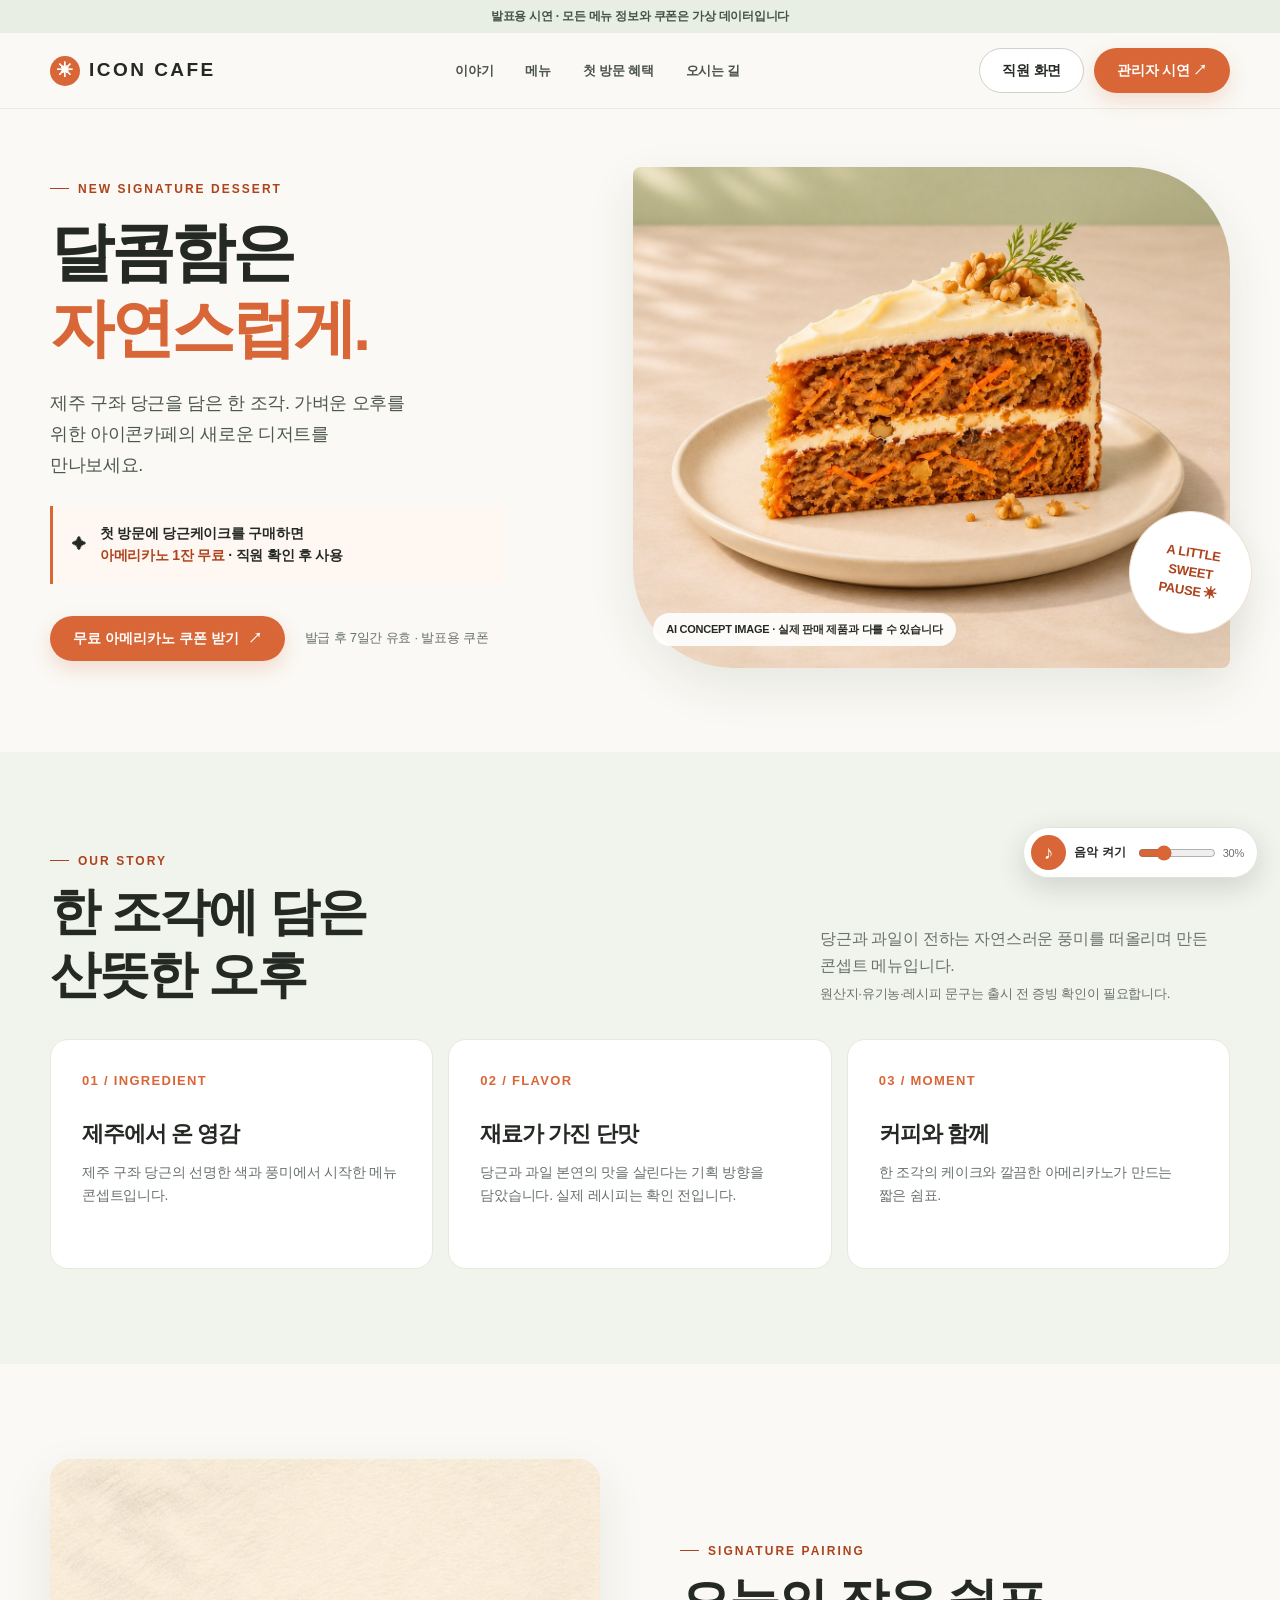
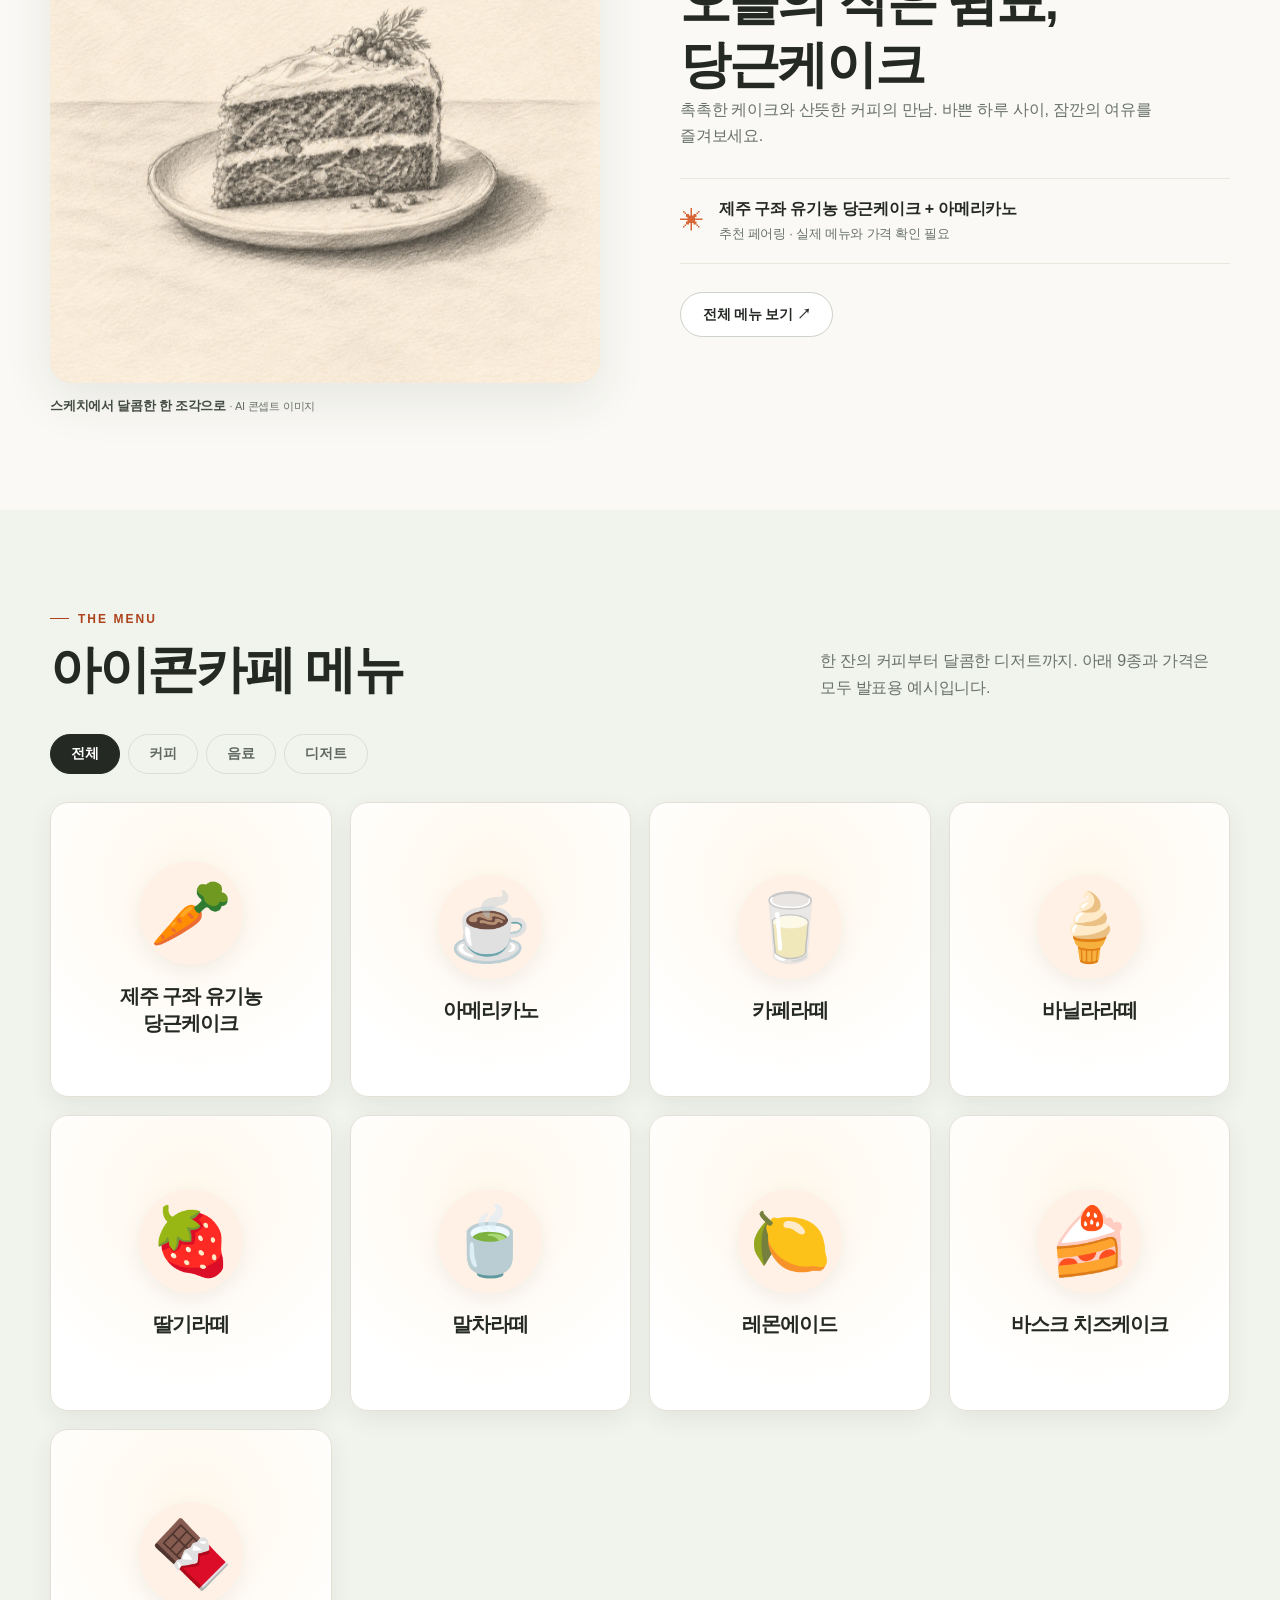
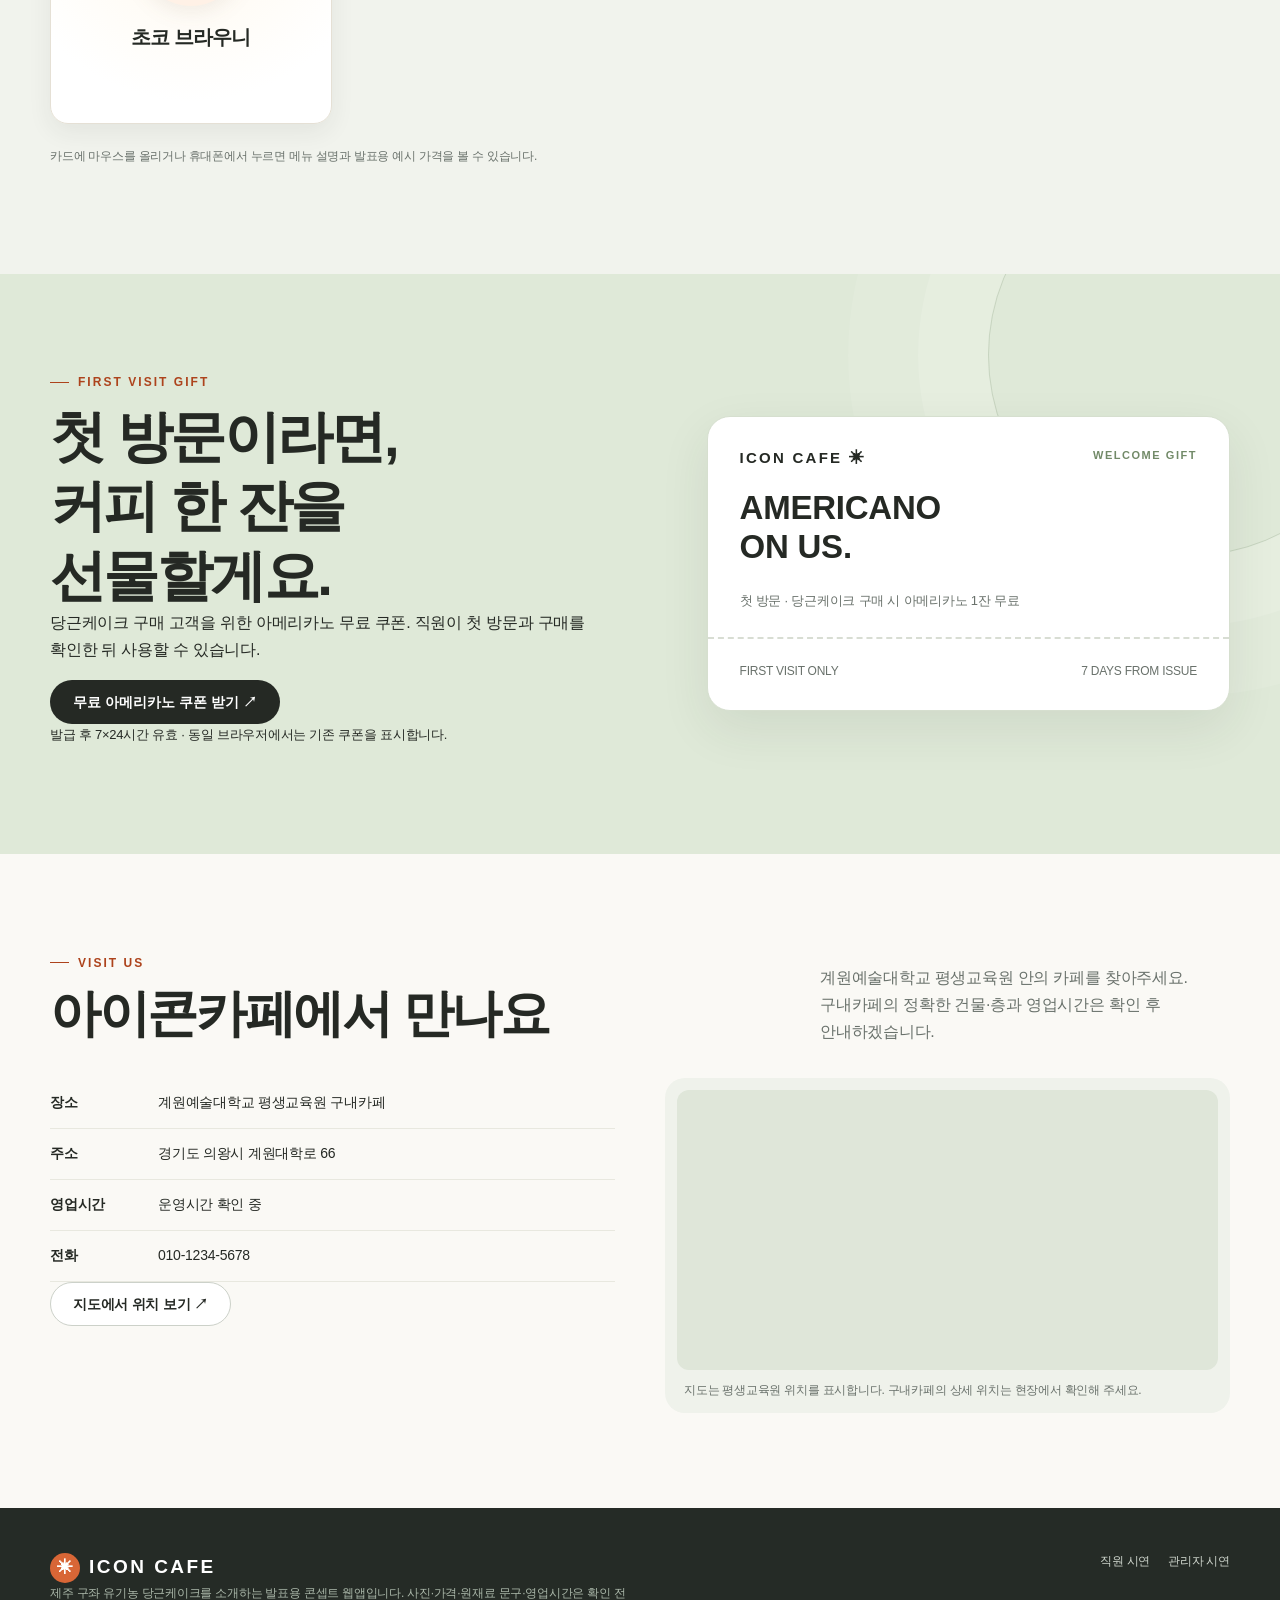
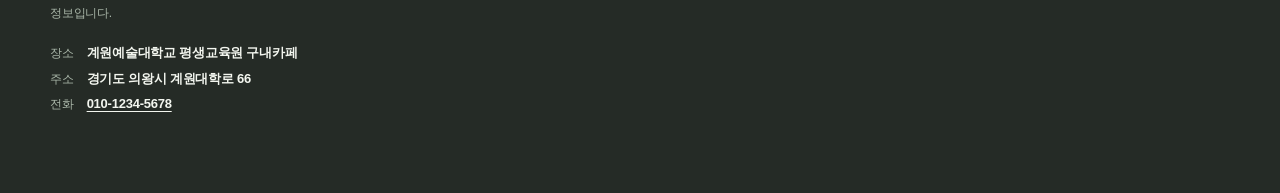
<file: index.html>
<!doctype html>
<html lang="ko">
<head>
  <meta charset="utf-8">
  <meta name="viewport" content="width=device-width, initial-scale=1, viewport-fit=cover">
  <meta name="theme-color" content="#faf9f5">
  <meta name="description" content="ICON CAFE 신메뉴와 첫 방문 쿠폰을 소개하는 발표용 시연 웹앱">
  <meta property="og:type" content="website">
  <meta property="og:locale" content="ko_KR">
  <meta property="og:site_name" content="ICON CAFE">
  <meta property="og:title" content="ICON CAFE · 달콤함은 자연스럽게">
  <meta property="og:description" content="제주 구좌 당근케이크와 첫 방문 혜택을 소개하는 아이콘카페 발표용 시연 웹앱">
  <meta property="og:image" content="https://raw.githubusercontent.com/zinogromit/8-project/main/assets/og-card.png?v=2">
  <meta property="og:image:secure_url" content="https://raw.githubusercontent.com/zinogromit/8-project/main/assets/og-card.png?v=2">
  <meta property="og:image:type" content="image/png">
  <meta property="og:image:width" content="1200">
  <meta property="og:image:height" content="630">
  <meta property="og:image:alt" content="ICON CAFE 당근케이크와 달콤함은 자연스럽게 문구">
  <meta name="twitter:card" content="summary_large_image">
  <meta name="twitter:title" content="ICON CAFE · 달콤함은 자연스럽게">
  <meta name="twitter:description" content="당근케이크 신메뉴와 첫 방문 혜택 · 발표용 시연">
  <meta name="twitter:image" content="https://raw.githubusercontent.com/zinogromit/8-project/main/assets/og-card.png?v=2">
  <title>ICON CAFE · 달콤함은 자연스럽게</title>
  <link rel="icon" type="image/svg+xml" href="./assets/favicon.svg">
  <link rel="stylesheet" href="./styles.css">
  <script defer src="./assets/jsbarcode.min.js"></script>
  <script defer src="./app.js"></script>
  <script defer src="./bgm.js"></script>
</head>
<body data-page="home">
  <div id="app"></div>
  <audio id="site-bgm" src="./assets/bakery_cafe_bgm.mp3" preload="auto" loop></audio>
  <div class="bgm-player" aria-label="배경음악 조절">
    <button id="bgm-toggle" class="bgm-toggle" type="button" aria-label="배경음악 재생" aria-pressed="false"><span class="bgm-icon" aria-hidden="true">♪</span><span id="bgm-toggle-text">음악 켜기</span></button>
    <label class="bgm-volume" for="bgm-volume"><span class="sr-only">배경음악 볼륨</span><input id="bgm-volume" type="range" min="0" max="100" value="30" aria-label="배경음악 볼륨"><output id="bgm-volume-value" for="bgm-volume">30%</output></label>
  </div>
</body>
</html>
</file>
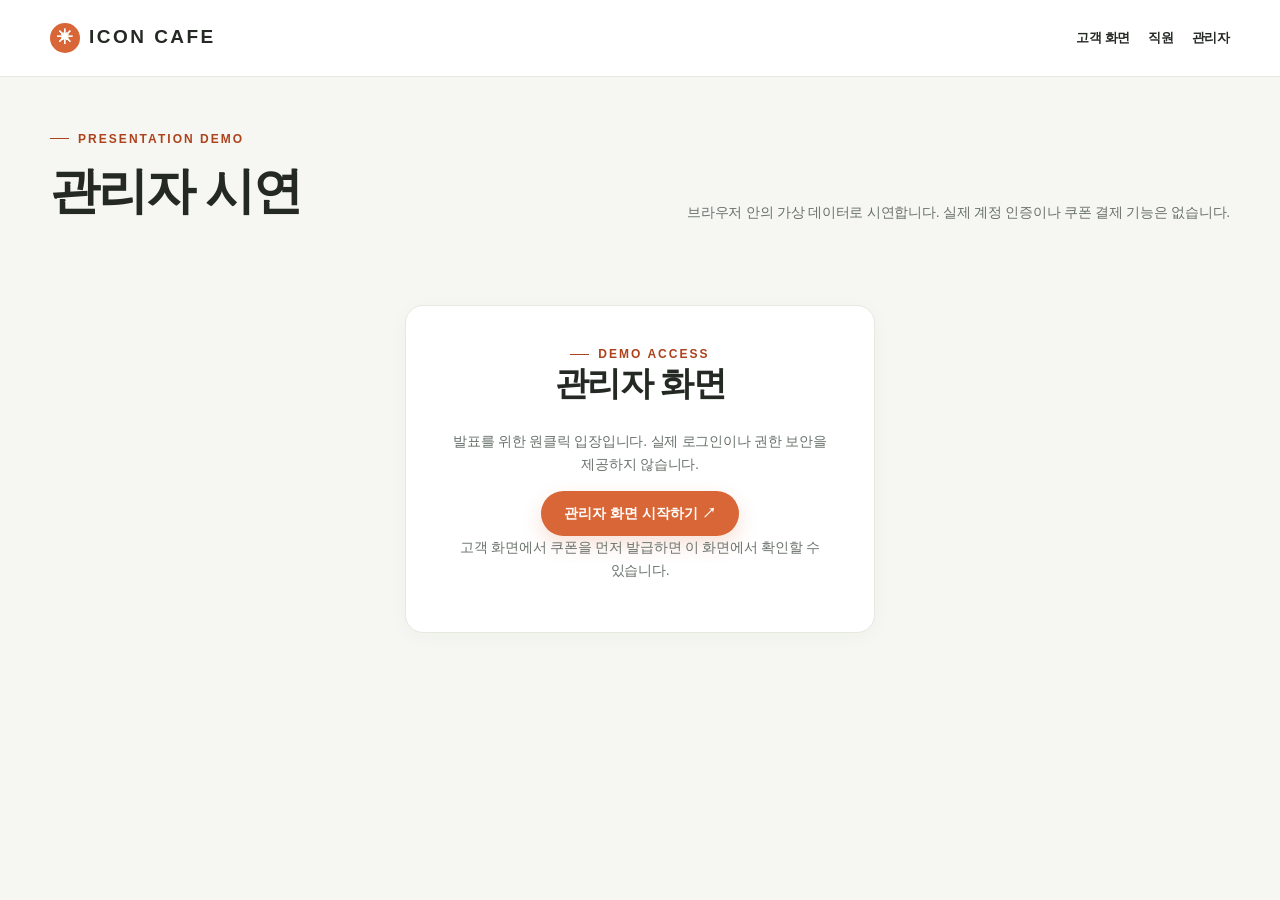
<file: admin/index.html>
<!doctype html>
<html lang="ko">
<head>
  <meta charset="utf-8">
  <meta name="viewport" content="width=device-width, initial-scale=1, viewport-fit=cover">
  <meta name="theme-color" content="#faf9f5">
  <title>관리자 시연 · ICON CAFE</title>
  <link rel="icon" type="image/svg+xml" href="../assets/favicon.svg">
  <link rel="stylesheet" href="../styles.css">
  <script defer src="../assets/jsbarcode.min.js"></script>
  <script defer src="../app.js"></script>
</head>
<body data-page="admin">
  <div id="app"></div>
</body>
</html>
</file>
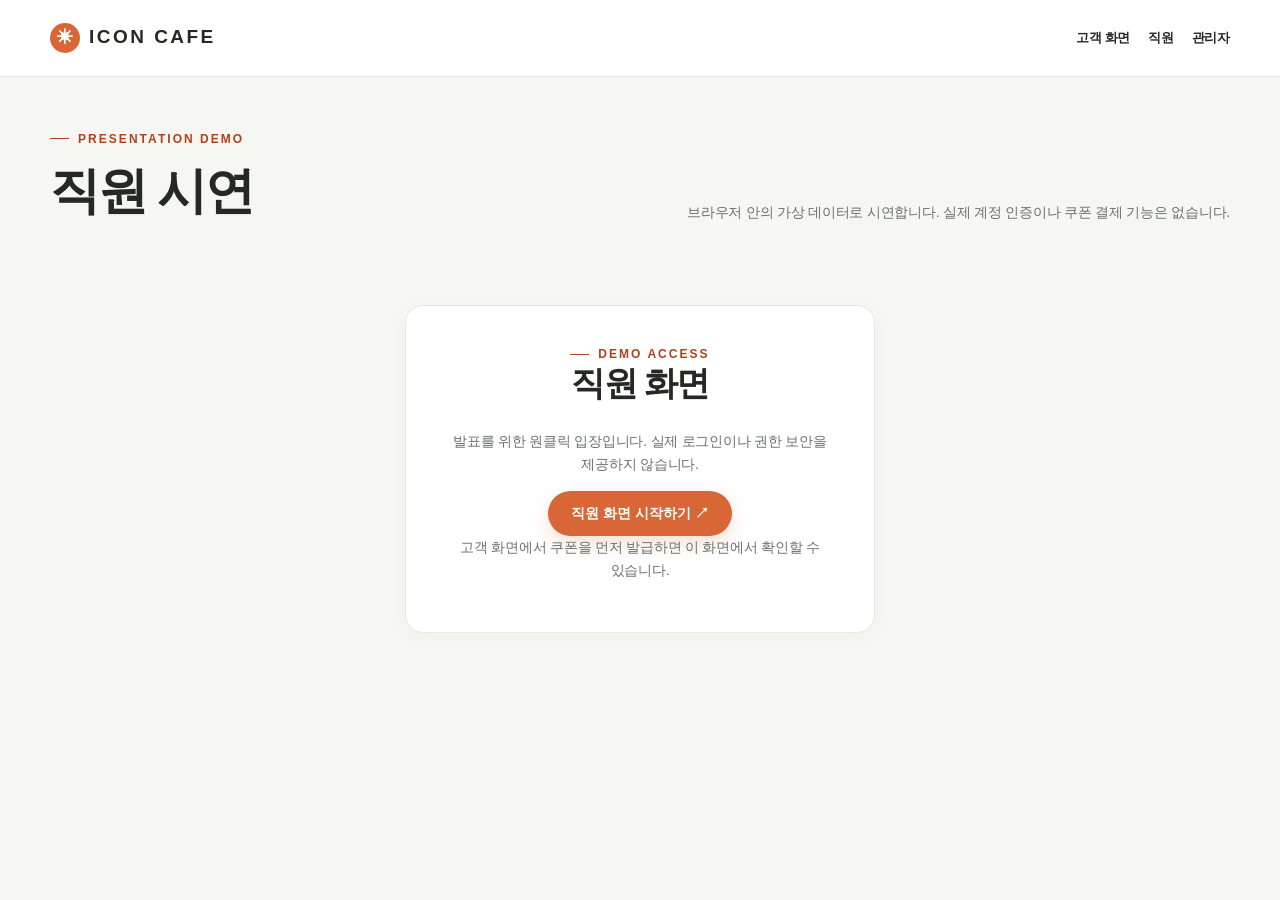
<file: staff/index.html>
<!doctype html>
<html lang="ko">
<head>
  <meta charset="utf-8">
  <meta name="viewport" content="width=device-width, initial-scale=1, viewport-fit=cover">
  <meta name="theme-color" content="#faf9f5">
  <title>직원 시연 · ICON CAFE</title>
  <link rel="icon" type="image/svg+xml" href="../assets/favicon.svg">
  <link rel="stylesheet" href="../styles.css">
  <script defer src="../assets/jsbarcode.min.js"></script>
  <script defer src="../app.js"></script>
</head>
<body data-page="staff">
  <div id="app"></div>
</body>
</html>
</file>
<file: styles.css>
:root{--bg:#faf9f5;--surface:#fff;--ink:#252924;--muted:#69716b;--line:#e8e8df;--orange:#d86636;--orange-dark:#ad431c;--sage:#eaf0e5;--sage-deep:#728a68;--shadow:0 18px 50px rgba(46,53,40,.09);font-family:'Noto Sans KR','Malgun Gothic','Segoe UI',sans-serif;color:var(--ink);background:var(--bg)}
*{box-sizing:border-box}html{scroll-behavior:smooth}body{margin:0;min-width:320px}button,input,select,textarea{font:inherit}button{cursor:pointer}a{color:inherit;text-decoration:none}img{max-width:100%;display:block}button:focus-visible,a:focus-visible,input:focus-visible,textarea:focus-visible,select:focus-visible{outline:3px solid #f2a369;outline-offset:3px}h1,h2,h3,p{margin-top:0}h1,h2,h3{letter-spacing:-.055em}p{line-height:1.75}.container{width:min(1180px,calc(100% - 48px));margin:auto}.eyebrow{display:inline-flex;align-items:center;gap:9px;font-size:12px;letter-spacing:.17em;font-weight:800;color:var(--orange-dark);text-transform:uppercase}.eyebrow:before{content:'';width:19px;height:1px;background:currentColor}.muted{color:var(--muted)}.small{font-size:13px}.demo-strip{padding:8px 20px;background:#e9eee5;text-align:center;font-size:12px;color:#415444;font-weight:700}.site-header{height:76px;background:rgba(250,249,245,.94);border-bottom:1px solid rgba(232,232,223,.8);position:sticky;top:0;z-index:40;backdrop-filter:blur(12px)}.header-inner{height:100%;display:flex;align-items:center;justify-content:space-between;gap:30px}.brand{font-weight:800;letter-spacing:.13em;font-size:19px;white-space:nowrap}.brand-mark{display:inline-flex;align-items:center;justify-content:center;background:var(--orange);color:white;width:30px;height:30px;border-radius:50%;font-size:16px;letter-spacing:0;margin-right:9px}.nav{display:flex;align-items:center;gap:32px;font-size:13px;font-weight:700;color:#4b534d}.nav a:hover{color:var(--orange)}.header-actions{display:flex;align-items:center;gap:10px}.btn{display:inline-flex;align-items:center;justify-content:center;gap:9px;border:1px solid transparent;border-radius:999px;padding:13px 22px;font-weight:800;font-size:14px;line-height:1.2;transition:transform .2s,background .2s,box-shadow .2s;white-space:nowrap}.btn:hover:not(:disabled){transform:translateY(-2px)}.btn:disabled{opacity:.48;cursor:not-allowed}.btn-primary{background:var(--orange);color:#fff;box-shadow:0 8px 20px rgba(216,102,54,.2)}.btn-primary:hover:not(:disabled){background:var(--orange-dark)}.btn-dark{background:var(--ink);color:white}.btn-outline{border-color:#ccd1c9;background:white;color:var(--ink)}.btn-quiet{background:transparent;color:var(--ink);padding-left:7px;padding-right:7px}.btn-danger{background:#a63b2d;color:white}.hero{padding:58px 0 84px;overflow:hidden}.hero-grid{display:grid;grid-template-columns:.82fr 1.18fr;align-items:center;gap:54px}.hero-copy{position:relative;z-index:1}.hero h1{font-size:clamp(44px,5.4vw,76px);line-height:1.13;margin:20px 0 22px;font-weight:800}.hero h1 em{font-style:normal;color:var(--orange)}.hero-lead{font-size:18px;line-height:1.85;max-width:500px;color:#4e584e}.hero-benefit{display:flex;align-items:center;gap:14px;margin:25px 0 32px;padding:17px 19px;border-left:3px solid var(--orange);background:#fff7f1;max-width:455px;font-weight:700;font-size:14px;line-height:1.6}.hero-benefit strong{color:var(--orange-dark)}.hero-cta{display:flex;align-items:center;gap:20px;flex-wrap:wrap}.hero-visual{position:relative;min-width:0}.hero-visual img{width:100%;aspect-ratio:1.19;object-fit:cover;border-radius:8px 100px 8px 100px;box-shadow:var(--shadow)}.hero-badge{position:absolute;right:-22px;bottom:34px;width:123px;height:123px;border-radius:50%;background:#fff;color:var(--orange-dark);display:flex;align-items:center;justify-content:center;text-align:center;transform:rotate(9deg);font-weight:800;font-size:13px;line-height:1.45;box-shadow:var(--shadow);border:1px solid #f1e0d2}.hero-caption{position:absolute;left:20px;bottom:22px;background:rgba(255,255,255,.9);padding:9px 13px;border-radius:99px;font-size:11px;font-weight:700}.section{padding:95px 0}.section-alt{background:#f1f3ed}.section-head{display:flex;justify-content:space-between;align-items:end;gap:24px;margin-bottom:32px}.section h2{font-size:clamp(34px,4vw,54px);line-height:1.2;margin:13px 0 0}.section-head p{max-width:450px;margin:0;color:var(--muted)}.story-grid{display:grid;grid-template-columns:1fr 1fr 1fr;gap:15px}.story-card{background:white;border:1px solid var(--line);padding:31px;min-height:230px;border-radius:18px}.story-number{color:var(--orange);font-weight:800;font-size:13px;letter-spacing:.1em}.story-card h3{font-size:22px;margin:30px 0 12px}.story-card p{font-size:14px;color:var(--muted);margin:0}.signature{display:grid;grid-template-columns:1fr 1fr;gap:80px;align-items:center}.signature img{width:100%;aspect-ratio:1.05;object-fit:cover;border-radius:22px}.signature h2{font-size:clamp(34px,4vw,54px);line-height:1.2}.signature .pairing{display:flex;align-items:center;gap:15px;padding:18px 0;border-top:1px solid var(--line);border-bottom:1px solid var(--line);margin:28px 0}.pairing-dot{font-size:24px;color:var(--orange)}.menu-tabs{display:flex;gap:8px;flex-wrap:wrap;margin-bottom:28px}.tab{border:1px solid #dcded6;background:transparent;border-radius:100px;padding:10px 20px;color:#5f6861;font-size:14px;font-weight:800}.tab.active,.tab:hover{background:var(--ink);border-color:var(--ink);color:white}.menu-grid{display:grid;grid-template-columns:repeat(4,1fr);gap:18px}.menu-card{background:white;border:1px solid var(--line);border-radius:17px;overflow:hidden;transition:transform .2s,box-shadow .2s}.menu-card:hover{transform:translateY(-4px);box-shadow:var(--shadow)}.menu-image{position:relative;overflow:hidden;background:#eee}.menu-image img{width:100%;aspect-ratio:1.05;object-fit:cover}.menu-card-body{padding:20px}.menu-meta{font-size:11px;font-weight:800;color:var(--orange-dark);letter-spacing:.09em;margin-bottom:8px}.menu-card h3{font-size:18px;line-height:1.35;margin:0 0 7px}.menu-card p{font-size:12px;line-height:1.6;color:var(--muted);margin-bottom:16px;min-height:38px}.menu-price{font-size:15px;font-weight:800}.sold-out{position:absolute;top:12px;left:12px;background:#292d28;color:#fff;padding:6px 11px;border-radius:99px;font-size:11px;font-weight:800}.image-note{font-size:12px;color:var(--muted);margin-top:22px}.coupon-section{background:#dfe9d8;position:relative;overflow:hidden}.coupon-section:after{content:'';position:absolute;width:400px;height:400px;border:1px solid rgba(105,129,94,.2);border-radius:50%;right:-110px;top:-120px;box-shadow:0 0 0 70px rgba(255,255,255,.12),0 0 0 140px rgba(255,255,255,.08)}.coupon-grid{display:grid;grid-template-columns:1fr .9fr;gap:75px;align-items:center;position:relative;z-index:1}.coupon-section h2{font-size:clamp(37px,4.4vw,60px);line-height:1.2}.coupon-section p{max-width:540px}.coupon-ticket{background:#fff;border-radius:23px;padding:32px;box-shadow:var(--shadow);border:1px solid #d6dfcf}.ticket-top{display:flex;justify-content:space-between;align-items:start}.ticket-logo{font-size:15px;letter-spacing:.15em;font-weight:800}.ticket-label{font-size:11px;letter-spacing:.14em;font-weight:800;color:var(--sage-deep)}.ticket-title{font-size:33px;line-height:1.3;font-weight:800;margin:23px 0}.ticket-rule{border-top:2px dashed #d8ddd3;margin:25px -32px}.ticket-foot{display:flex;align-items:center;justify-content:space-between;gap:15px;font-size:12px;color:var(--muted)}.visit-grid{display:grid;grid-template-columns:1fr 1fr;gap:50px}.visit-box{background:#eff2eb;border-radius:20px;padding:35px;min-height:300px}.visit-placeholder{height:100%;display:flex;flex-direction:column;align-items:center;justify-content:center;text-align:center;border:1px dashed #bcc8b7;border-radius:12px;color:#758371}.visit-placeholder span{font-size:46px}.info-row{display:grid;grid-template-columns:92px 1fr;gap:16px;padding:16px 0;border-bottom:1px solid var(--line);font-size:14px}.info-row strong{font-weight:800}.example-pill,.status-pill{display:inline-block;border-radius:99px;padding:5px 10px;background:#fff0dc;color:#8b531b;font-size:11px;font-weight:800;vertical-align:middle}.status-pill.used{background:#e6eee2;color:#496344}.status-pill.expired{background:#f1e8e3;color:#895347}.footer{background:#252b26;color:#d0d7ce;padding:45px 0 80px}.footer-grid{display:flex;justify-content:space-between;gap:25px}.footer .brand{color:white}.footer p{font-size:12px;color:#aab7a9;max-width:630px}.footer a{font-size:12px;margin-left:20px}.sticky-cta{display:none}.modal-backdrop{position:fixed;inset:0;background:rgba(21,29,22,.55);z-index:80;display:flex;align-items:center;justify-content:center;padding:20px}.modal{width:min(510px,100%);max-height:calc(100vh - 40px);overflow-y:auto;background:white;border-radius:24px;padding:30px;box-shadow:0 25px 80px rgba(0,0,0,.2)}.modal-header{display:flex;align-items:start;justify-content:space-between;gap:15px}.modal h2{font-size:27px;margin:8px 0 10px}.icon-btn{border:0;background:#eef1ec;width:36px;height:36px;border-radius:50%;font-size:22px;line-height:1}.barcode-wrap{overflow:hidden;text-align:center;background:white;padding:12px 0}.barcode-wrap svg{max-width:100%;height:auto}.coupon-code{letter-spacing:.15em;font-weight:800;font-size:21px;text-align:center;word-break:break-all}.notice{padding:13px 15px;background:#f4f6f1;border-radius:10px;color:#566356;font-size:13px;line-height:1.6}.notice.warning{background:#fff2e8;color:#8b4a2c}.modal-data{display:grid;grid-template-columns:105px 1fr;gap:7px 12px;font-size:13px;margin:22px 0}.modal-data dt{color:var(--muted)}.modal-data dd{margin:0;font-weight:700}.app-shell{min-height:100vh;background:#f6f7f2}.app-top{background:white;border-bottom:1px solid var(--line)}.app-top-inner{display:flex;justify-content:space-between;align-items:center;height:76px}.app-top nav{display:flex;gap:18px;align-items:center;font-size:13px;font-weight:700}.app-main{padding:48px 0 90px}.app-title{display:flex;align-items:end;justify-content:space-between;gap:24px;margin-bottom:30px}.app-title h1{font-size:clamp(34px,4vw,50px);margin:12px 0 0}.app-title p{margin:0;color:var(--muted);font-size:14px}.panel{background:white;border:1px solid var(--line);border-radius:18px;padding:28px;box-shadow:0 4px 20px rgba(40,50,35,.03)}.panel h2{font-size:23px;margin-bottom:10px}.panel h3{font-size:17px;margin-bottom:12px}.panel + .panel{margin-top:18px}.staff-grid{display:grid;grid-template-columns:.9fr 1.1fr;gap:20px}.field{display:flex;flex-direction:column;gap:8px;margin:15px 0;font-size:13px;font-weight:800}.input{width:100%;border:1px solid #d6ddd3;background:#fff;border-radius:10px;padding:12px 13px;min-height:45px;color:var(--ink)}textarea.input{min-height:100px;resize:vertical}.field-hint{font-weight:400;color:var(--muted);font-size:12px}.form-row{display:grid;grid-template-columns:1fr 1fr;gap:13px}.form-actions{display:flex;flex-wrap:wrap;gap:10px;margin-top:18px}.camera-view{width:100%;aspect-ratio:4/3;object-fit:cover;background:#1e2520;border-radius:12px;display:none}.camera-view.active{display:block}.checkbox{display:flex;align-items:start;gap:10px;font-size:14px;margin:15px 0;line-height:1.6}.checkbox input{width:19px;height:19px;accent-color:var(--orange);flex:none;margin-top:2px}.result-box{margin-top:23px;padding:18px;background:#f4f7f2;border-radius:12px}.result-box.error{background:#fff0e8;color:#8c4126}.result-box.success{background:#e9f3e4;color:#3b6639}.result-box h3{margin:0 0 8px}.result-box p{margin:0;font-size:13px}.auth-card{max-width:470px;margin:80px auto;padding:35px;text-align:center}.auth-card h1{font-size:34px}.auth-card p{font-size:14px;color:var(--muted)}.admin-tabs{display:flex;gap:8px;flex-wrap:wrap;margin-bottom:22px}.stats-grid{display:grid;grid-template-columns:repeat(4,1fr);gap:14px;margin-bottom:22px}.stat{background:white;border:1px solid var(--line);border-radius:15px;padding:22px}.stat span{font-size:12px;color:var(--muted);font-weight:700}.stat strong{display:block;font-size:32px;margin-top:8px}.admin-menu-list{display:grid;grid-template-columns:repeat(2,1fr);gap:10px}.admin-menu-item{display:flex;align-items:center;gap:15px;border:1px solid var(--line);border-radius:12px;padding:10px;background:white;text-align:left}.admin-menu-item:hover,.admin-menu-item.active{border-color:var(--orange)}.admin-menu-item img{width:55px;height:55px;object-fit:cover;border-radius:8px}.admin-menu-item span{font-size:13px;font-weight:800}.admin-menu-item small{display:block;color:var(--muted);font-size:11px;font-weight:500;margin-top:4px}.admin-editor{display:grid;grid-template-columns:.9fr 1.1fr;gap:20px}.table-wrap{overflow:auto}.table{border-collapse:collapse;width:100%;min-width:600px;font-size:13px}.table th,.table td{text-align:left;padding:13px 12px;border-bottom:1px solid var(--line)}.table th{color:var(--muted);font-size:11px}.toast{position:fixed;bottom:26px;left:50%;transform:translateX(-50%);background:#273126;color:white;padding:12px 18px;border-radius:12px;z-index:100;box-shadow:var(--shadow);font-size:13px;max-width:calc(100% - 30px);text-align:center}.hidden{display:none!important}.fade-in{animation:fade .5s both}@keyframes fade{from{opacity:0;transform:translateY(12px)}to{opacity:1;transform:translateY(0)}}
@media(max-width:900px){.nav{display:none}.hero-grid{grid-template-columns:1fr 1fr;gap:22px}.hero h1{font-size:48px}.hero-badge{right:-8px}.menu-grid{grid-template-columns:repeat(3,1fr)}.coupon-grid{gap:30px}.staff-grid,.admin-editor{grid-template-columns:1fr}}
@media(max-width:680px){.container{width:min(100% - 36px,1180px)}.site-header,.app-top-inner{height:62px}.header-actions .btn{display:none}.brand{font-size:16px}.brand-mark{width:27px;height:27px;font-size:14px}.hero{padding:27px 0 55px}.hero-grid{grid-template-columns:1fr;gap:28px}.hero-copy{order:2}.hero-visual{order:1}.hero-visual img{aspect-ratio:1.42;border-radius:8px 65px 8px 65px}.hero-badge{width:84px;height:84px;font-size:10px;right:-5px;bottom:14px}.hero-caption{bottom:12px;left:10px;font-size:10px}.hero h1{font-size:43px;margin:12px 0 12px}.hero-lead{font-size:15px}.hero-benefit{margin:19px 0 22px;font-size:13px;padding:13px}.hero-cta .btn{width:100%}.hero-cta .small{display:none}.section{padding:65px 0}.section-head{display:block;margin-bottom:24px}.section-head p{margin-top:13px}.section h2,.signature h2{font-size:35px}.story-grid,.signature,.coupon-grid,.visit-grid{grid-template-columns:1fr}.story-grid{gap:10px}.story-card{min-height:auto;padding:23px}.story-card h3{margin:15px 0 7px;font-size:19px}.signature{gap:25px}.menu-grid{grid-template-columns:repeat(2,1fr);gap:10px}.menu-card-body{padding:13px}.menu-card h3{font-size:15px}.menu-card p{font-size:11px;min-height:49px}.menu-price{font-size:13px}.coupon-ticket{padding:25px}.ticket-rule{margin-left:-25px;margin-right:-25px}.visit-grid{gap:20px}.visit-box{min-height:220px}.footer-grid{display:block}.footer a{margin:0 16px 0 0}.footer{padding-bottom:110px}.sticky-cta{position:fixed;display:block;z-index:45;bottom:0;left:0;right:0;padding:10px 18px calc(10px + env(safe-area-inset-bottom));background:rgba(250,249,245,.95);border-top:1px solid var(--line);backdrop-filter:blur(14px)}.sticky-cta .btn{width:100%}.modal{padding:22px;border-radius:18px}.app-main{padding-top:28px}.app-title{display:block}.app-title p{margin-top:12px}.app-top nav{gap:9px;font-size:11px}.panel{padding:20px}.form-row,.admin-menu-list{grid-template-columns:1fr}.stats-grid{grid-template-columns:repeat(2,1fr)}.stat{padding:15px}.stat strong{font-size:25px}}
@media(prefers-reduced-motion:reduce){html{scroll-behavior:auto}*,*:before,*:after{animation-duration:.01ms!important;transition-duration:.01ms!important}}

/* Korean typography and text alignment */
body {
  letter-spacing: -.015em;
  word-break: keep-all;
}
h1, h2, h3 {
  letter-spacing: -.045em;
  word-break: keep-all;
  overflow-wrap: break-word;
}
p { line-height: 1.68; }
.hero-grid { grid-template-columns: minmax(0, .94fr) minmax(0, 1.06fr); }
.hero h1 {
  max-width: 10.5ch;
  font-size: clamp(42px, 5vw, 68px);
  line-height: 1.18;
  letter-spacing: -.052em;
}
.hero-lead {
  max-width: 36ch;
  line-height: 1.72;
  letter-spacing: -.02em;
}
.hero-benefit { line-height: 1.55; }
.hero-visual img,
.signature img,
.menu-image img { height: auto; }
.section-head p { max-width: 410px; line-height: 1.68; }
.section h2, .signature h2, .coupon-section h2 { line-height: 1.23; }
.story-card h3 { line-height: 1.35; }
.story-card p { line-height: 1.65; }
.signature > div { min-width: 0; }
.pairing > div { min-width: 0; line-height: 1.5; }
.menu-card { display: flex; flex-direction: column; }
.menu-card-body { display: flex; flex: 1; flex-direction: column; }
.menu-card h3 { line-height: 1.42; }
.menu-card p { min-height: 0; line-height: 1.56; }
.menu-price { margin-top: auto; padding-top: 8px; }
.ticket-title { line-height: 1.18; }
.info-row span { overflow-wrap: anywhere; }
.visit-box { padding: 12px; }
.visit-map {
  display: block;
  width: 100%;
  min-height: 280px;
  border: 0;
  border-radius: 12px;
  background: #dfe6d9;
}
.map-caption { margin: 11px 7px 2px; color: var(--muted); font-size: 12px; line-height: 1.55; }
.footer-contact { display: grid; gap: 8px; margin-top: 20px; font-size: 12px; color: #aab7a9; }
.footer-contact strong, .footer-contact a { margin: 0 0 0 10px; color: #f3f6ef; font-size: 13px; font-weight: 600; }
.footer-contact a { text-decoration: underline; text-underline-offset: 3px; }
.footer-links { display: flex; align-items: start; gap: 18px; }
.footer-links a { margin: 0; white-space: nowrap; }

@media(max-width:900px) {
  .hero h1 { font-size: clamp(42px, 5.5vw, 52px); }
  .signature { gap: 42px; }
}
@media(max-width:680px) {
  .hero-grid { grid-template-columns: 1fr; }
  .hero h1 { max-width: 12ch; font-size: clamp(39px, 10vw, 46px); }
  .hero-lead { max-width: 38ch; }
  .section-head p { max-width: 38ch; }
  .signature { gap: 25px; }
  .menu-card-body { min-height: 184px; }
  .menu-tabs { gap: 6px; }
  .menu-tabs .tab { padding: 9px 14px; font-size: 13px; }
  .menu-card h3 { font-size: 16px; }
  .menu-card p { font-size: 12px; }
  .menu-price { font-size: 14px; }
  .visit-map { min-height: 230px; }
  .footer-links { margin-top: 25px; }
}

/* A quiet sketch-to-cake motion graphic in the signature section. */
.cake-motion { min-width: 0; margin: 0; }
.cake-motion-stage {
  position: relative;
  isolation: isolate;
  width: 100%;
  aspect-ratio: 1.05;
  overflow: hidden;
  border-radius: 22px;
  background: #ede5d8;
  box-shadow: var(--shadow);
}
.cake-motion-stage img {
  position: absolute;
  inset: 0;
  width: 100%;
  height: 100%;
  aspect-ratio: auto;
  object-fit: cover;
  object-position: center;
  border-radius: 0;
  pointer-events: none;
  will-change: opacity, transform;
}
.cake-motion-sketch { opacity: 1; transform: scale(1); }
.cake-motion-finished { opacity: 0; transform: scale(1.045); }
.cake-motion-glow {
  position: absolute;
  inset: -20%;
  z-index: 1;
  opacity: 0;
  background: radial-gradient(circle at 48% 48%, rgba(255, 244, 213, .16), transparent 56%);
  pointer-events: none;
}
.cake-motion figcaption { margin-top: 13px; color: #454d44; font-size: 13px; font-weight: 700; line-height: 1.5; }
.cake-motion figcaption span { color: var(--muted); font-size: 11px; font-weight: 400; white-space: nowrap; }
.cake-motion-stage.is-playing .cake-motion-sketch { animation: cake-sketch 9s ease-in-out infinite; }
.cake-motion-stage.is-playing .cake-motion-finished { animation: cake-finished 9s ease-in-out infinite; }
.cake-motion-stage.is-playing .cake-motion-glow { animation: cake-glow 9s ease-in-out infinite; }
@keyframes cake-sketch {
  0%, 20% { opacity: 1; transform: scale(1); }
  42%, 78% { opacity: 0; transform: scale(1.04); }
  100% { opacity: 1; transform: scale(1); }
}
@keyframes cake-finished {
  0%, 20% { opacity: 0; transform: scale(1.045); }
  42%, 78% { opacity: 1; transform: scale(1); }
  100% { opacity: 0; transform: scale(1.045); }
}
@keyframes cake-glow { 0%, 23%, 55%, 78%, 100% { opacity: 0; } 34%, 89% { opacity: 1; } }
@media(max-width:680px) {
  .cake-motion-stage { aspect-ratio: 1.08; border-radius: 18px; }
}
@media(prefers-reduced-motion:reduce) {
  .cake-motion-stage .cake-motion-sketch,
  .cake-motion-stage .cake-motion-glow { display: none; }
  .cake-motion-stage .cake-motion-finished { opacity: 1; transform: none; animation: none; }
}

/* Persistent homepage music controls. */
.sr-only { position: absolute; width: 1px; height: 1px; padding: 0; margin: -1px; overflow: hidden; clip: rect(0, 0, 0, 0); white-space: nowrap; border: 0; }
.bgm-player {
  position: fixed;
  z-index: 60;
  right: 22px;
  bottom: 22px;
  display: flex;
  align-items: center;
  gap: 12px;
  padding: 7px 13px 7px 7px;
  border: 1px solid #e0e3db;
  border-radius: 999px;
  background: rgba(255, 255, 255, .96);
  box-shadow: 0 9px 28px rgba(37, 43, 38, .16);
  backdrop-filter: blur(12px);
}
.bgm-toggle { display: flex; align-items: center; gap: 8px; padding: 0; border: 0; background: none; color: var(--ink); font-size: 12px; font-weight: 800; white-space: nowrap; }
.bgm-icon { display: grid; place-items: center; width: 35px; height: 35px; border-radius: 50%; background: var(--orange); color: #fff; font-size: 19px; line-height: 1; }
.bgm-toggle[aria-pressed="true"] .bgm-icon { box-shadow: 0 0 0 4px #fce9dc; }
.bgm-volume { display: flex; align-items: center; gap: 7px; }
.bgm-volume input { width: 78px; margin: 0; accent-color: var(--orange); cursor: pointer; }
.bgm-volume output { min-width: 3ch; color: var(--muted); font-size: 11px; font-variant-numeric: tabular-nums; text-align: right; }
@media(max-width:680px) {
  .bgm-player { right: 14px; bottom: calc(78px + env(safe-area-inset-bottom)); gap: 9px; padding-right: 10px; }
  .bgm-volume input { width: 66px; }
}

/* Menu cards: a full 3D turn reveals the item details. */
.menu-card {
  position: relative;
  display: block;
  width: 100%;
  min-height: 250px;
  aspect-ratio: 1 / 1.05;
  padding: 0;
  border: 0;
  border-radius: 18px;
  overflow: visible;
  background: transparent;
  text-align: center;
  box-shadow: none;
  transform: none;
  perspective: 1100px;
}
.menu-card:hover { transform: none; box-shadow: none; }
.menu-card-inner {
  position: relative;
  display: block;
  width: 100%;
  height: 100%;
  transform-style: preserve-3d;
  transition: transform .7s cubic-bezier(.22, .72, .19, 1);
}
.menu-card-face {
  position: absolute;
  inset: 0;
  display: flex;
  flex-direction: column;
  align-items: center;
  justify-content: center;
  min-width: 0;
  padding: 22px;
  border: 1px solid #e5e0d5;
  border-radius: 18px;
  backface-visibility: hidden;
  -webkit-backface-visibility: hidden;
  box-shadow: 0 8px 24px rgba(37, 43, 38, .07);
}
.menu-card-front { gap: 18px; background: radial-gradient(circle at 50% 28%, #fff8ec, #fff 75%); color: var(--ink); }
.menu-card-icon { display: grid; place-items: center; width: 104px; height: 104px; border-radius: 50%; background: #fff1e6; font-size: 66px; line-height: 1; filter: drop-shadow(0 7px 10px rgba(85, 61, 34, .08)); }
.menu-card-name { max-width: 100%; font-size: 20px; font-weight: 800; line-height: 1.35; letter-spacing: -.05em; overflow-wrap: anywhere; }
.menu-card-back { gap: 14px; transform: rotateY(180deg); border-color: #314339; background: #314339; color: #fff; }
.menu-card-back-name { max-width: 100%; font-size: 21px; font-weight: 800; line-height: 1.35; letter-spacing: -.05em; overflow-wrap: anywhere; }
.menu-card-description { display: block; width: 100%; overflow: hidden; color: #dce7da; font-size: 12px; line-height: 1.5; text-overflow: ellipsis; white-space: nowrap; }
.menu-card-price { color: #ffd5ad; font-size: 20px; font-weight: 800; font-variant-numeric: tabular-nums; }
.menu-card-soldout { position: absolute; z-index: 2; top: 12px; left: 12px; padding: 6px 10px; border-radius: 999px; background: #242c26; color: #fff; font-size: 11px; font-weight: 800; pointer-events: none; }
.menu-card.is-flipped .menu-card-inner,
.menu-card:focus-visible .menu-card-inner { transform: rotateY(180deg); }
@media(hover:hover) and (pointer:fine) {
  .menu-card:hover .menu-card-inner { transform: rotateY(180deg); }
}
@media(max-width:680px) {
  .menu-card { min-height: 215px; aspect-ratio: 1 / 1.26; }
  .menu-card-face { padding: 15px; border-radius: 15px; }
  .menu-card-icon { width: 76px; height: 76px; font-size: 48px; }
  .menu-card-name, .menu-card-back-name { font-size: 16px; }
  .menu-card-back { gap: 10px; }
  .menu-card-description { font-size: 11px; }
  .menu-card-price { font-size: 17px; }
}
@media(prefers-reduced-motion:reduce) {
  .menu-card-inner { transition-duration: .01ms; }
}
</file>
